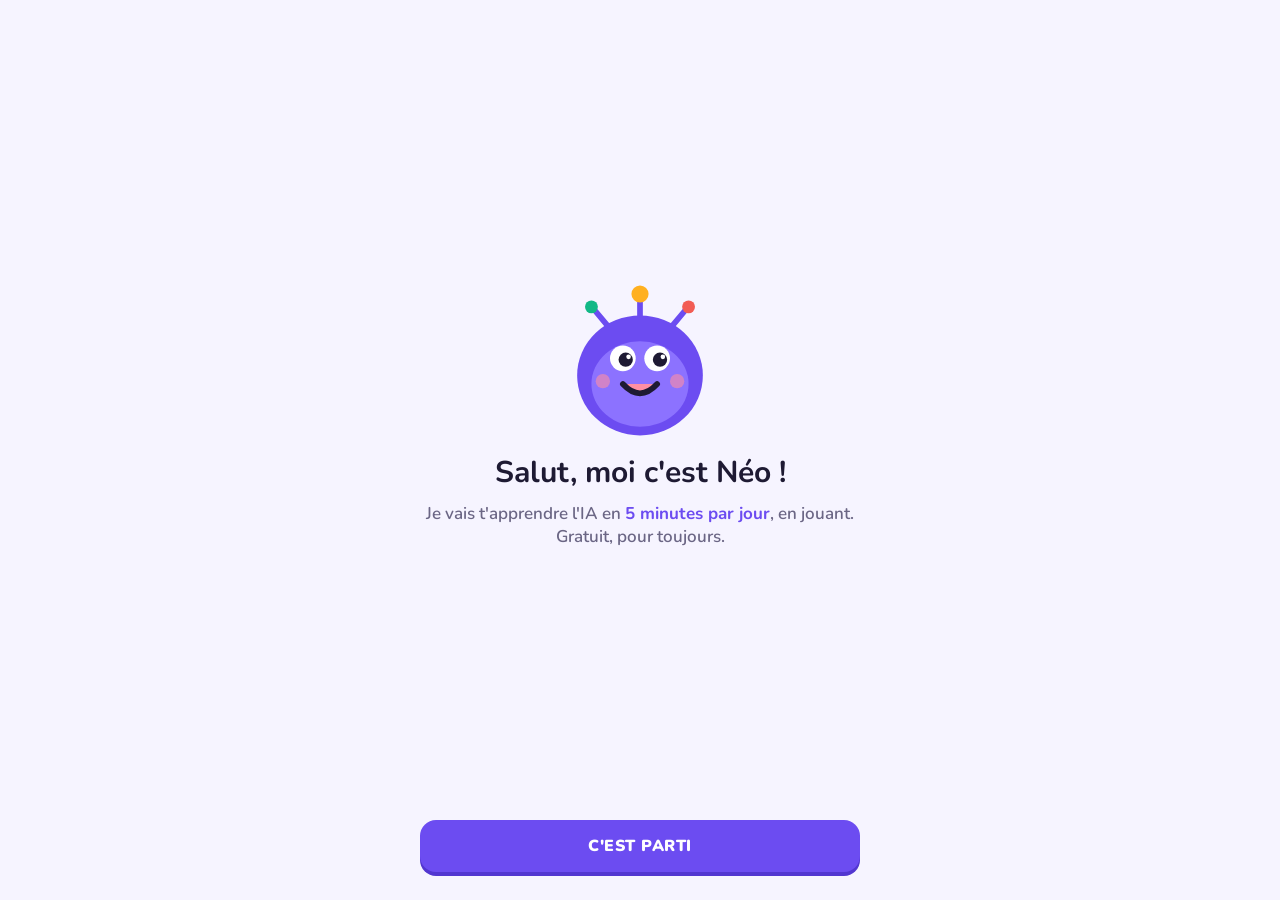
<file: index.html>
<!doctype html>
<html lang="fr">
<head>
  <meta charset="utf-8">
  <meta name="viewport" content="width=device-width, initial-scale=1, viewport-fit=cover">
  <meta name="theme-color" content="#6C4CF1">
  <title>Néo — l'IA en 5 min par jour</title>
  <meta name="description" content="Apprends l'IA en 5 minutes par jour, en jouant. Gratuit.">
  <link rel="preconnect" href="https://fonts.googleapis.com">
  <link rel="preconnect" href="https://fonts.gstatic.com" crossorigin>
  <link href="https://fonts.googleapis.com/css2?family=Nunito:wght@500;700;800;900&display=swap" rel="stylesheet">
  <link rel="stylesheet" href="css/style.css">
</head>
<body>
  <div id="app" class="app"></div>
  <script src="js/content.js"></script>
  <script src="js/app.js"></script>
</body>
</html>
</file>
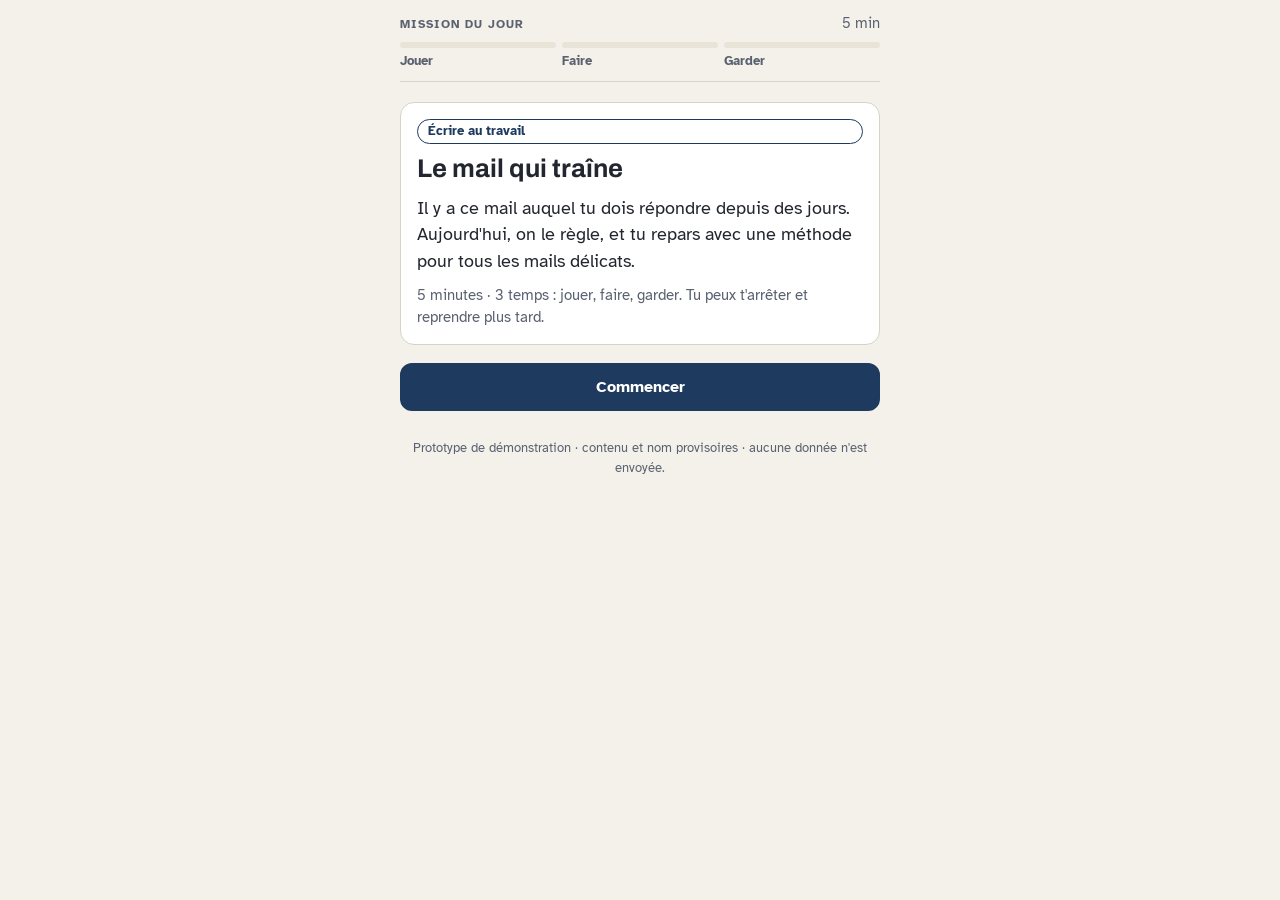
<file: prototypes/mission-1.html>
<!doctype html>
<html lang="fr"><head><meta charset="utf-8"><meta name="viewport" content="width=device-width, initial-scale=1, viewport-fit=cover">
<title>Mission du mail qui traîne</title>
<meta name="claude:viewport-fit-sides" content="cover">
<link rel="preconnect" href="https://fonts.googleapis.com">
<link rel="preconnect" href="https://fonts.gstatic.com" crossorigin>
<link href="https://fonts.googleapis.com/css2?family=Archivo:wght@600;700&family=Atkinson+Hyperlegible:ital,wght@0,400;0,700;1,400&display=swap" rel="stylesheet">
<style>
/* Layout : une colonne mobile de 480 px max, barre d'étapes collante en haut, action principale en bas de chaque écran. */
:root {
  --bg: #F4F1EA;
  --surface: #FFFFFF;
  --sunk: #E9E4D8;
  --fg: #22262E;
  --fg-2: #5A6170;
  --brand: #1F3A5F;
  --on-brand: #FFFFFF;
  --link: #A84F12;
  --line: #D9D3C6;
  --field: #7A808C;
  --mark: #FBE7D3;
  --ok: #2E6B3F;
  --ok-soft: #E3EFE5;
  --focus: #1F3A5F;
  --title: "Archivo", "Arial Narrow", Arial, sans-serif;
  --text: "Atkinson Hyperlegible", "Segoe UI", system-ui, sans-serif;
}
@media (prefers-color-scheme: dark) {
  :root:not([data-theme="light"]) {
    --bg: #14181F; --surface: #1B2029; --sunk: #232935; --fg: #F4F1EA; --fg-2: #9AA3B5;
    --brand: #7FA6D9; --on-brand: #14181F; --link: #E89A5A; --line: #2E3542; --field: #8A93A5;
    --mark: #3A2A1C; --ok: #8FCB9B; --ok-soft: #1F3326; --focus: #F2C230; color-scheme: dark;
  }
}
:root[data-theme="dark"] {
  --bg: #14181F; --surface: #1B2029; --sunk: #232935; --fg: #F4F1EA; --fg-2: #9AA3B5;
  --brand: #7FA6D9; --on-brand: #14181F; --link: #E89A5A; --line: #2E3542; --field: #8A93A5;
  --mark: #3A2A1C; --ok: #8FCB9B; --ok-soft: #1F3326; --focus: #F2C230; color-scheme: dark;
}
* { box-sizing: border-box; }
body {
  margin: 0; background: var(--bg); color: var(--fg);
  font-family: var(--text); font-size: 17.5px; line-height: 1.5;
  padding-left: max(16px, env(safe-area-inset-left, 0px));
  padding-right: max(16px, env(safe-area-inset-right, 0px));
  padding-block: 0 40px;
}
.app { max-width: 480px; margin: 0 auto; }
h1, h2 { font-family: var(--title); font-weight: 700; line-height: 1.2; margin: 0; text-wrap: balance; }
h1 { font-size: 1.6rem; } h2 { font-size: 1.35rem; }
p { margin: 0; }
.muted { color: var(--fg-2); }
.small { font-size: .92rem; }
.label { font-size: .78rem; font-weight: 700; letter-spacing: .08em; text-transform: uppercase; color: var(--fg-2); }

/* Barre d'étapes */
.top {
  position: sticky; top: env(safe-area-inset-top, 0px); z-index: 5; background: var(--bg);
  padding-block: 12px 10px; display: grid; gap: 8px; border-bottom: 1px solid var(--line);
}
body::before { content: ""; position: fixed; inset: 0 0 auto; height: env(safe-area-inset-top, 0px); z-index: 10; background: var(--bg); }
.phases { display: grid; grid-template-columns: repeat(3, 1fr); gap: 6px; }
.phase { font-size: .8rem; font-weight: 700; color: var(--fg-2); display: grid; gap: 4px; }
.phase i { display: block; height: 6px; border-radius: 3px; background: var(--sunk); }
.phase.on { color: var(--brand); } .phase.on i { background: var(--brand); }
.phase.done i { background: var(--brand); opacity: .45; }
.toprow { display: flex; justify-content: space-between; align-items: baseline; gap: 8px; }

main { display: grid; gap: 18px; padding-top: 20px; }
.card { background: var(--surface); border: 1px solid var(--line); border-radius: 14px; padding: 16px; display: grid; gap: 10px; }
.mail { border-left: 4px solid var(--brand); }
.tag { display: inline-block; font-size: .8rem; font-weight: 700; color: var(--brand); border: 1.5px solid var(--brand); border-radius: 999px; padding: 2px 10px; }
.sim { font-size: .82rem; color: var(--fg-2); font-style: italic; }

button, .btn {
  font: 700 1rem var(--text); min-height: 48px; border-radius: 12px; padding: 12px 18px; cursor: pointer;
  border: 2px solid var(--brand); background: var(--brand); color: var(--on-brand); text-decoration: none;
  display: inline-flex; align-items: center; justify-content: center; text-align: center;
}
button.ghost, .btn.ghost { background: transparent; color: var(--brand); }
button:disabled { opacity: .45; cursor: not-allowed; }
.sent:disabled { opacity: 1; cursor: default; }
button:focus-visible, .btn:focus-visible, textarea:focus-visible, input:focus-visible { outline: 3px solid var(--focus); outline-offset: 2px; }
.actions { display: grid; gap: 10px; }
.link { color: var(--link); font-weight: 700; background: none; border: 0; padding: 0; min-height: auto; text-decoration: underline; justify-content: flex-start; }

/* Choix */
.choices { display: grid; gap: 10px; }
.choice {
  background: var(--surface); color: var(--fg); border: 2px solid var(--line); text-align: left; justify-content: flex-start;
  font-weight: 400; line-height: 1.4;
}
.choice[aria-pressed="true"] { border-color: var(--brand); box-shadow: inset 0 0 0 1px var(--brand); }
.choice.good { border-color: var(--ok); background: var(--ok-soft); }
.feedback { border-left: 3px solid var(--link); padding: 4px 0 4px 12px; display: grid; gap: 4px; }
.feedback b { color: var(--link); }

/* Repérer dans un texte */
.answer { display: grid; gap: 6px; }
.sent {
  background: transparent; color: var(--fg); border: 1.5px solid transparent; border-radius: 10px;
  font-weight: 400; text-align: left; justify-content: flex-start; padding: 10px 12px; min-height: 48px; line-height: 1.45;
  border-bottom-color: var(--line);
}
.sent[aria-pressed="true"] { background: var(--mark); border-color: var(--link); }
.sent.hint { outline: 2px dashed var(--link); outline-offset: -2px; }
.sent.found { background: var(--mark); border-color: var(--link); }
.sent.missed { border: 2px dashed var(--link); }
.sent.wrongpick { opacity: .7; }
.note { margin: 2px 0 6px 12px; border-left: 3px solid var(--link); padding-left: 10px; font-size: .93rem; color: var(--fg); }
.note b { color: var(--link); }

/* Onglets avant / après */
.tabs { display: grid; grid-template-columns: 1fr 1fr; gap: 6px; }
.tab { min-height: 44px; background: var(--surface); color: var(--brand); }
.tab[aria-selected="true"] { background: var(--brand); color: var(--on-brand); }
.panel { background: var(--surface); border: 1px solid var(--line); border-radius: 12px; padding: 14px; display: grid; gap: 8px; }
.prompt { font-family: ui-monospace, Menlo, Consolas, monospace; font-size: .88rem; background: var(--sunk); border-radius: 8px; padding: 10px; white-space: pre-wrap; overflow-wrap: anywhere; }

/* Champs */
.field { display: grid; gap: 6px; }
.field > label, .field > .flabel { font-weight: 700; }
textarea, input[type=text] {
  font: inherit; color: var(--fg); background: var(--surface); border: 1.5px solid var(--field); border-radius: 10px;
  padding: 10px 12px; width: 100%; min-height: 48px;
}
textarea { min-height: 88px; resize: vertical; }
.chips { display: flex; flex-wrap: wrap; gap: 8px; }
.chip { min-height: 40px; padding: 8px 14px; border-radius: 999px; background: var(--surface); color: var(--fg); border: 1.5px solid var(--field); font-weight: 400; }
.chip[aria-pressed="true"] { background: var(--brand); color: var(--on-brand); border-color: var(--brand); font-weight: 700; }
.seg { display: grid; grid-template-columns: 1fr 1fr; gap: 8px; }
.toast { font-weight: 700; color: var(--ok); }
.checks { display: grid; gap: 10px; }
.check { display: flex; gap: 12px; align-items: flex-start; background: var(--surface); border: 1px solid var(--line); border-radius: 12px; padding: 12px; cursor: pointer; }
.check input { width: 24px; height: 24px; margin: 2px 0 0; accent-color: var(--brand); flex: none; }
.assistants { display: flex; flex-wrap: wrap; gap: 8px; }
.assistants a { font-size: .95rem; padding: 8px 12px; min-height: 44px; }

/* Carnet */
.piece { border-left: 4px solid var(--brand); }
.seal { width: 44px; height: 44px; flex: none; }
.row { display: flex; gap: 12px; align-items: center; }
.foot { margin-top: 28px; font-size: .82rem; color: var(--fg-2); text-align: center; }
@media (prefers-reduced-motion: no-preference) { main { animation: in .25s ease-out; } @keyframes in { from { opacity: .4; transform: translateY(6px); } to { opacity: 1; transform: none; } } }
</style>

<div class="app">
  <header class="top" aria-label="Progression">
    <div class="toprow"><span class="label" id="steplabel">Mission du jour</span><span class="small muted" id="timeleft">5 min</span></div>
    <div class="phases" aria-hidden="true">
      <div class="phase" data-ph="0"><i></i>Jouer</div>
      <div class="phase" data-ph="1"><i></i>Faire</div>
      <div class="phase" data-ph="2"><i></i>Garder</div>
    </div>
  </header>
  <main id="screen" aria-live="polite"></main>
  <p class="foot">Prototype de démonstration · contenu et nom provisoires · aucune donnée n'est envoyée.</p>
</div>

<script>
(() => {
  "use strict";
  const $ = (s, r = document) => r.querySelector(s);
  const esc = s => String(s).replace(/[&<>"']/g, c => ({ "&": "&amp;", "<": "&lt;", ">": "&gt;", '"': "&quot;", "'": "&#39;" }[c]));

  const SENTENCES = [
    { t: "Bonjour Karim,", err: false },
    { t: "Merci pour ton message, je comprends l'importance du comité.", err: false },
    { t: "Je t'envoie l'ensemble des chiffres du trimestre jeudi, sans faute.", err: true, why: "Tu n'as que le premier semestre. L'IA a promis la totalité parce que tu ne lui as pas dit ce que tu pouvais envoyer." },
    { t: "Je joindrai également une analyse détaillée des écarts.", err: true, why: "Personne n'a demandé d'analyse. L'IA ajoute souvent un « bonus » pour paraître serviable : c'est un engagement en plus." },
    { t: "N'hésite pas à revenir vers moi si besoin.", err: false },
    { t: "Je te rappelle demain matin pour faire le point.", err: true, why: "Un rendez-vous que tu n'as jamais proposé. Si tu envoies ça, Karim attendra ton appel." },
    { t: "Bonne journée,", err: false }
  ];
  const GOOD_REPLY = "Bonjour Karim,\nMerci pour ta relance. Je peux t'envoyer jeudi les chiffres du premier semestre, qui sont consolidés. Ceux du second semestre arrivent la semaine prochaine : je te les transmets dès réception.\nSi le comité a besoin d'une tendance d'ici là, je peux proposer une estimation, en précisant qu'elle est provisoire.\nBonne journée,";

  const S = { step: 0, guess: null, picked: new Set(), checked: false, wrongTaps: 0, fix: null, tab: "avant",
    mode: "entrainement", decision: "", rel: "manager", ton: "cordial", copied: false, checks: [false, false, false],
    result: "", intention: "Quand je reçois un mail délicat, je commence par écrire ce que je veux répondre, puis je relis chaque engagement.",
    feel: null, tomorrow: null };

  const STEPS = [
    { label: "Mission du jour", ph: -1, t: "5 min", render: intro },
    { label: "Jouer · la situation", ph: 0, t: "≈ 4 min 40", render: situation },
    { label: "Jouer · devine", ph: 0, t: "≈ 4 min 15", render: guess },
    { label: "Jouer · repère", ph: 0, t: "≈ 3 min 45", render: spot },
    { label: "Jouer · répare", ph: 0, t: "≈ 2 min 45", render: repair },
    { label: "Faire · à toi", ph: 1, t: "≈ 2 min 15", render: doIt },
    { label: "Garder · vérifie", ph: 2, t: "≈ 45 s", render: keep },
    { label: "Pour conclure", ph: 2, t: "≈ 15 s", render: conclude },
    { label: "Ton Carnet", ph: 3, t: "Terminé", render: carnet }
  ];

  function go(n) {
    S.step = n; draw(); window.scrollTo({ top: 0 });
    const h = $("#screen").querySelector("h1, h2"); if (h) { h.setAttribute("tabindex", "-1"); h.focus({ preventScroll: true }); }
  }
  function draw() {
    const st = STEPS[S.step];
    $("#steplabel").textContent = st.label;
    $("#timeleft").textContent = st.t;
    document.querySelectorAll(".phase").forEach(p => {
      const i = +p.dataset.ph;
      p.classList.toggle("on", i === st.ph);
      p.classList.toggle("done", i < st.ph);
    });
    const m = $("#screen");
    m.innerHTML = "";
    st.render(m);
  }
  const el = (html) => { const d = document.createElement("div"); d.innerHTML = html.trim(); return d.firstElementChild; };

  function intro(m) {
    m.append(el(`<div class="card"><span class="tag">Écrire au travail</span>
      <h1>Le mail qui traîne</h1>
      <p>Il y a ce mail auquel tu dois répondre depuis des jours. Aujourd'hui, on le règle, et tu repars avec une méthode pour tous les mails délicats.</p>
      <p class="small muted">5 minutes · 3 temps : jouer, faire, garder. Tu peux t'arrêter et reprendre plus tard.</p></div>`));
    const b = el(`<div class="actions"><button>Commencer</button></div>`); b.firstChild.onclick = () => go(1); m.append(b);
  }

  function situation(m) {
    m.append(el(`<h2>La situation</h2>`));
    m.append(el(`<div class="card mail"><span class="small muted">De : Karim (ton manager) · il y a 3 jours</span>
      <p><b>Objet : Chiffres pour le comité</b></p>
      <p>Salut, tu peux m'envoyer les chiffres du trimestre pour jeudi ? Merci !<br>Karim</p></div>`));
    m.append(el(`<p>Problème : tu n'as que les chiffres du <b>premier semestre</b>. Le reste arrive la semaine prochaine. Alors tu repousses.</p>`));
    const b = el(`<div class="actions"><button>Voir ce que ferait l'IA</button></div>`); b.firstChild.onclick = () => go(2); m.append(b);
  }

  function guess(m) {
    m.append(el(`<h2>Devine</h2>`));
    m.append(el(`<p>Si tu colles ce mail dans une IA en écrivant seulement « Réponds à ce mail », que fait-elle le plus souvent&nbsp;?</p>`));
    const opts = [
      ["q", "Elle te pose des questions avant d'écrire"],
      ["p", "Elle accepte tout et promet les chiffres pour jeudi"],
      ["r", "Elle refuse poliment à ta place"]
    ];
    const box = el(`<div class="choices" role="group" aria-label="Ton pronostic"></div>`);
    opts.forEach(([k, txt]) => {
      const b = el(`<button class="choice" aria-pressed="${S.guess === k}">${esc(txt)}</button>`);
      b.onclick = () => { S.guess = k; draw(); };
      box.append(b);
    });
    m.append(box);
    if (S.guess) {
      m.append(el(`<div class="feedback"><b>${S.guess === "p" ? "Bien vu." : "Pas de mauvaise réponse ici."}</b>
        <span>Le plus souvent, elle promet tout. L'IA écrit très bien, mais elle ne sait pas ce que <i>tu</i> veux répondre. Alors elle devine, et elle devine souvent « oui, avec plaisir ».</span></div>`));
      const b = el(`<div class="actions"><button>Voir sa réponse</button></div>`); b.firstChild.onclick = () => go(3); m.append(b);
    }
  }

  function spot(m) {
    m.append(el(`<h2>Repère les 3 promesses que tu n'as jamais faites</h2>`));
    m.append(el(`<p class="small muted">Touche les phrases qui t'engagent sans ton accord, puis vérifie. Indice : relis ce que tu peux vraiment envoyer jeudi.</p>`));
    m.append(el(`<p class="sim">Réponse type, simulée · ce genre d'erreur peut arriver avec n'importe quel assistant</p>`));
    const box = el(`<div class="answer card" role="group" aria-label="Réponse de l'IA, phrase par phrase"></div>`);
    SENTENCES.forEach((s, i) => {
      const picked = S.picked.has(i);
      let cls = "sent";
      if (S.checked) { if (s.err && picked) cls += " found"; else if (s.err) cls += " missed"; else if (picked) cls += " wrongpick"; }
      else if (S.wrongTaps >= 2 && s.err && !picked) cls += " hint";
      const b = el(`<button class="${cls}" aria-pressed="${picked}" ${S.checked ? "disabled" : ""}>${esc(s.t)}</button>`);
      b.onclick = () => {
        if (S.picked.has(i)) S.picked.delete(i); else { S.picked.add(i); if (!s.err) S.wrongTaps++; }
        draw();
      };
      box.append(b);
      if (S.checked && s.err) box.append(el(`<p class="note"><b>${picked ? "Trouvé." : "Celle-ci t'a échappé."}</b> ${esc(s.why)}</p>`));
      if (S.checked && !s.err && picked) box.append(el(`<p class="note">Cette phrase ne t'engage à rien : tu peux la garder.</p>`));
    });
    m.append(box);
    if (!S.checked) {
      const b = el(`<div class="actions"><button ${S.picked.size ? "" : "disabled"}>Vérifier</button></div>`);
      b.firstChild.onclick = () => { S.checked = true; draw(); };
      m.append(b);
    } else {
      const found = SENTENCES.filter((s, i) => s.err && S.picked.has(i)).length;
      m.append(el(`<div class="feedback"><b>${found} sur 3 repérées.</b><span>À retenir : l'IA « arrange » la situation. Elle ajoute des dates, des promesses ou des bonus que tu n'as pas demandés. Relis chaque engagement comme si tu le signais.</span></div>`));
      const b = el(`<div class="actions"><button>Réparer la demande</button></div>`); b.firstChild.onclick = () => go(4); m.append(b);
    }
  }

  function repair(m) {
    m.append(el(`<h2>Qu'est-ce qui manquait à la demande&nbsp;?</h2>`));
    const opts = [["ton", "Le ton souhaité"], ["dec", "Ta décision : ce que tu veux vraiment répondre"], ["long", "La longueur du mail"], ["pol", "Une formule de politesse"]];
    const box = el(`<div class="choices" role="group" aria-label="L'ingrédient manquant"></div>`);
    opts.forEach(([k, txt]) => {
      const cls = "choice" + (S.fix && k === "dec" ? " good" : "");
      const b = el(`<button class="${cls}" aria-pressed="${S.fix === k}">${esc(txt)}</button>`);
      b.onclick = () => { S.fix = k; draw(); };
      box.append(b);
    });
    m.append(box);
    if (S.fix) {
      m.append(el(`<div class="feedback"><b>${S.fix === "dec" ? "Exactement." : "Utile, mais ce n'est pas le plus important."}</b>
        <span>L'ingrédient décisif, c'est <b>ta décision</b>. Tu fais le fond, l'IA fait la forme. Le ton et la longueur viennent ensuite.</span></div>`));
      const tabs = el(`<div class="tabs" role="tablist" aria-label="Avant et après">
        <button class="tab" role="tab" aria-selected="${S.tab === "avant"}" data-t="avant">Avant</button>
        <button class="tab" role="tab" aria-selected="${S.tab === "apres"}" data-t="apres">Après</button></div>`);
      tabs.querySelectorAll("button").forEach(b => b.onclick = () => { S.tab = b.dataset.t; draw(); });
      m.append(tabs);
      m.append(S.tab === "avant"
        ? el(`<div class="panel" role="tabpanel"><span class="label">Demande</span><div class="prompt">Réponds à ce mail.</div><span class="label">Résultat</span><p>Tout le trimestre promis pour jeudi, une analyse en bonus et un appel demain matin.</p></div>`)
        : el(`<div class="panel" role="tabpanel"><span class="label">Demande</span><div class="prompt">Ce que je veux répondre : seulement le premier semestre jeudi, le reste la semaine prochaine. C'est mon manager, ton cordial. N'ajoute aucun engagement.</div><span class="label">Résultat</span><p style="white-space:pre-line">${esc(GOOD_REPLY)}</p></div>`));
      const b = el(`<div class="actions"><button>À toi de jouer</button></div>`); b.firstChild.onclick = () => go(5); m.append(b);
    }
  }

  function buildPrompt() {
    const mail = S.mode === "entrainement"
      ? "Voici le mail que j'ai reçu : « Salut, tu peux m'envoyer les chiffres du trimestre pour jeudi ? Merci ! Karim »"
      : "Voici le mail que j'ai reçu : [colle ici le mail, sans noms ni informations sensibles]";
    const dec = S.decision.trim() || "[ce que tu veux répondre, en une ou deux phrases]";
    return `Tu es mon assistant pour rédiger des mails professionnels.\n${mail}\nCe que je veux répondre : ${dec}\nMa relation avec la personne : ${S.rel}.\nTon souhaité : ${S.ton}.\nÉcris une réponse de 8 lignes maximum. N'ajoute aucun engagement que je n'ai pas mentionné. Si quelque chose n'est pas clair, pose-moi une question avant d'écrire.`;
  }

  function doIt(m) {
    m.append(el(`<h2>À toi : prépare ta demande</h2>`));
    const seg = el(`<div class="seg" role="group" aria-label="Sur quel mail ?">
      <button class="chip" aria-pressed="${S.mode === "vrai"}" data-m="vrai">Mon vrai mail</button>
      <button class="chip" aria-pressed="${S.mode === "entrainement"}" data-m="entrainement">M'entraîner avec Karim</button></div>`);
    seg.querySelectorAll("button").forEach(b => b.onclick = () => { S.mode = b.dataset.m; draw(); });
    m.append(seg);
    if (S.mode === "vrai") m.append(el(`<p class="small muted">Avant de coller ton mail, remplace les noms et les montants. Exemple : « Mme Durand » devient « [Cliente] », « 12 400 € » devient « [montant] ». Et suis la règle de ton entreprise sur les outils d'IA.</p>`));
    else m.append(el(`<p class="small muted">Mode entraînement : tu t'exerces sur le mail de Karim. Pratique si ton entreprise n'autorise pas l'IA.</p>`));

    const f1 = el(`<div class="field"><label for="dec">Ce que tu veux répondre (même mal dit)</label>
      <textarea id="dec" placeholder="Ex. : seulement le premier semestre jeudi, le reste la semaine prochaine"></textarea>
      <div class="chips" aria-label="Exemples à toucher"></div></div>`);
    const ta = f1.querySelector("textarea"); ta.value = S.decision;
    ta.oninput = () => { S.decision = ta.value; $("#preview").textContent = buildPrompt(); };
    ["Oui, mais pas avant le 15", "Seulement une partie pour jeudi", "Non, je propose autre chose"].forEach(x => {
      const c = el(`<button class="chip" aria-pressed="false">${esc(x)}</button>`);
      c.onclick = () => { S.decision = x; ta.value = x; $("#preview").textContent = buildPrompt(); };
      f1.querySelector(".chips").append(c);
    });
    m.append(f1);
    const chipField = (label, key, opts) => {
      const f = el(`<div class="field"><span class="flabel">${label}</span><div class="chips" role="group" aria-label="${label}"></div></div>`);
      opts.forEach(o => {
        const c = el(`<button class="chip" aria-pressed="${S[key] === o}">${esc(o)}</button>`);
        c.onclick = () => { S[key] = o; draw(); };
        f.querySelector(".chips").append(c);
      });
      return f;
    };
    m.append(chipField("Ta relation avec la personne", "rel", ["collègue", "manager", "client", "fournisseur"]));
    m.append(chipField("Le ton", "ton", ["cordial", "ferme mais poli", "chaleureux"]));
    m.append(el(`<div class="field"><span class="flabel">Ta demande, prête à copier</span><div class="prompt" id="preview"></div></div>`));
    $("#preview", m).textContent = buildPrompt();

    const acts = el(`<div class="actions"><button id="copy">Copier ma demande</button><span class="toast" id="toast" role="status"></span></div>`);
    acts.querySelector("#copy").onclick = async () => {
      const txt = buildPrompt();
      try { await navigator.clipboard.writeText(txt); $("#toast").textContent = "Demande copiée. Colle-la dans ton assistant."; }
      catch (e) {
        const r = document.createRange(); r.selectNodeContents($("#preview")); const s = getSelection(); s.removeAllRanges(); s.addRange(r);
        $("#toast").textContent = "Copie automatique impossible : le texte est sélectionné, copie-le à la main.";
      }
      S.copied = true; $("#next").disabled = false;
    };
    m.append(acts);
    m.append(el(`<div class="field"><span class="flabel">Ouvrir ton assistant</span><div class="assistants">
      <a class="btn ghost" href="https://chatgpt.com" target="_blank" rel="noopener">ChatGPT</a>
      <a class="btn ghost" href="https://copilot.microsoft.com" target="_blank" rel="noopener">Copilot</a>
      <a class="btn ghost" href="https://claude.ai" target="_blank" rel="noopener">Claude</a>
      <a class="btn ghost" href="https://gemini.google.com" target="_blank" rel="noopener">Gemini</a>
      <a class="btn ghost" href="https://chat.mistral.ai" target="_blank" rel="noopener">Le Chat</a></div>
      <p class="small muted">Utilise l'outil autorisé dans ton entreprise.</p></div>`));
    const pc = el(`<div class="actions"><button class="ghost" id="pc">Continuer sur ordinateur</button><p class="small muted" id="pcmsg" role="status"></p></div>`);
    pc.querySelector("#pc").onclick = () => { $("#pcmsg").textContent = "Dans l'app, tu recevras un lien par email qui reprend ici, sur ton ordinateur. (Démo : rien n'est envoyé.)"; };
    m.append(pc);
    const nx = el(`<div class="actions"><button id="next" ${S.copied ? "" : "disabled"}>J'ai ma réponse, je vérifie</button>
      <button class="link" id="skip">Je le ferai plus tard au bureau</button></div>`);
    nx.querySelector("#next").onclick = () => go(6);
    nx.querySelector("#skip").onclick = () => { S.copied = true; go(6); };
    m.append(nx);
  }

  function keep(m) {
    m.append(el(`<h2>Vérifie avant d'envoyer</h2>`));
    const f = el(`<div class="field"><label for="res">Colle la réponse de l'IA (facultatif)</label>
      <textarea id="res" placeholder="Pour la retrouver dans ton Carnet"></textarea></div>`);
    const ta = f.querySelector("textarea"); ta.value = S.result; ta.oninput = () => { S.result = ta.value; };
    m.append(f);
    const items = ["Chaque date et chaque engagement viennent de moi", "Le ton me ressemble, sans excuses en trop", "Je remets les vrais noms dans ma messagerie, pas dans l'IA"];
    const box = el(`<div class="checks"></div>`);
    items.forEach((t, i) => {
      const c = el(`<label class="check"><input type="checkbox" ${S.checks[i] ? "checked" : ""}><span>${esc(t)}</span></label>`);
      c.querySelector("input").onchange = e => { S.checks[i] = e.target.checked; $("#keep").disabled = !S.checks.every(Boolean); };
      box.append(c);
    });
    m.append(box);
    const b = el(`<div class="actions"><button id="keep" ${S.checks.every(Boolean) ? "" : "disabled"}>Garder dans mon Carnet</button></div>`);
    b.firstChild.onclick = () => go(7);
    m.append(b);
  }

  function conclude(m) {
    m.append(el(`<div class="card"><span class="label">Ce que tu as appris</span>
      <p><b>Tu décides du fond, l'IA s'occupe de la forme.</b> Et tu relis chaque engagement avant d'envoyer.</p></div>`));
    const f = el(`<div class="field"><label for="int">Ton réflexe pour la prochaine fois</label><textarea id="int"></textarea>
      <p class="small muted">On te le rappellera dans 3 jours.</p></div>`);
    const ta = f.querySelector("textarea"); ta.value = S.intention; ta.oninput = () => { S.intention = ta.value; };
    m.append(f);
    const feel = el(`<div class="field"><span class="flabel">Ça t'a été utile&nbsp;?</span><div class="chips" role="group" aria-label="Utilité"></div></div>`);
    ["oui", "un peu", "non"].forEach(o => { const c = el(`<button class="chip" aria-pressed="${S.feel === o}">${o}</button>`); c.onclick = () => { S.feel = o; draw(); }; feel.querySelector(".chips").append(c); });
    m.append(feel);
    const tm = el(`<div class="field"><span class="flabel">Demain, tu préfères…</span><div class="choices" role="group" aria-label="Mission de demain"></div></div>`);
    [["cr", "Transformer tes notes de réunion en compte rendu"], ["non", "Dire non sans froisser"]].forEach(([k, t]) => {
      const c = el(`<button class="choice" aria-pressed="${S.tomorrow === k}">${esc(t)}</button>`); c.onclick = () => { S.tomorrow = k; draw(); }; tm.querySelector(".choices").append(c);
    });
    m.append(tm);
    const b = el(`<div class="actions"><button>Terminer</button></div>`); b.firstChild.onclick = () => go(8); m.append(b);
  }

  function carnet(m) {
    const today = new Date().toLocaleDateString("fr-FR", { day: "numeric", month: "long" });
    m.append(el(`<div class="row"><svg class="seal" viewBox="0 0 44 44" aria-hidden="true"><rect x="3" y="14" width="38" height="16" rx="8" fill="none" stroke="currentColor" stroke-width="2.5" style="color:var(--brand)"/><circle cx="22" cy="22" r="4.5" fill="currentColor" style="color:var(--link)"/><line x1="16" y1="14" x2="16" y2="30" stroke="currentColor" stroke-width="1.5" style="color:var(--brand)"/><line x1="28" y1="14" x2="28" y2="30" stroke="currentColor" stroke-width="1.5" style="color:var(--brand)"/></svg><h1>Ton Carnet</h1></div>`));
    const p = el(`<div class="card piece"><span class="small muted">${esc(today)} · Écrire au travail</span><h2>Le mail qui traîne</h2>
      <span class="label">Ta demande réutilisable</span><div class="prompt" id="reuse"></div>
      <button class="ghost" id="recopy">Réutiliser cette demande</button><span class="toast" id="t2" role="status"></span>
      <span class="label">Ton réflexe</span><p>${esc(S.intention)}</p>
      ${S.result.trim() ? `<span class="label">Ta réponse gardée</span><p style="white-space:pre-line">${esc(S.result.trim())}</p>` : ""}</div>`);
    m.append(p);
    $("#reuse", m).textContent = buildPrompt();
    $("#recopy", m).onclick = async () => { try { await navigator.clipboard.writeText(buildPrompt()); $("#t2").textContent = "Demande copiée."; } catch (e) { $("#t2").textContent = "Sélectionne le texte pour le copier."; } };
    const next = S.tomorrow === "non" ? "Dire non sans froisser" : "Transformer tes notes de réunion en compte rendu";
    m.append(el(`<div class="card"><span class="label">Demain</span><p>${esc(next)}. Un seul rappel, à l'heure que tu as choisie. Et demain matin, une question : « Ton mail est parti&nbsp;? »</p></div>`));
    const b = el(`<div class="actions"><button class="ghost">Rejouer la démo</button></div>`);
    b.firstChild.onclick = () => { Object.assign(S, { guess: null, picked: new Set(), checked: false, wrongTaps: 0, fix: null, tab: "avant", copied: false, checks: [false, false, false], feel: null, tomorrow: null }); go(0); };
    m.append(b);
  }

  draw();
})();
</script>

</html>
</file>
<file: css/style.css>
:root {
  --bg: #F6F4FF;
  --surface: #FFFFFF;
  --surface-2: #EFECFB;
  --text: #1E1A33;
  --muted: #6B6685;
  --border: #E2DDF5;
  --violet: #6C4CF1;
  --violet-dark: #5236D0;
  --violet-soft: #E6E0FF;
  --mint: #12B886;
  --mint-dark: #0C9A70;
  --mint-soft: #D5F7EB;
  --coral: #F25C54;
  --coral-dark: #D2443D;
  --coral-soft: #FFE1DF;
  --gold: #FFB020;
  --gold-dark: #E09400;
  --gold-soft: #FFF0CC;
  --locked: #D6D2E6;
  --shadow: 0 4px 0 rgba(30, 26, 51, .08);
  --radius: 18px;
}
@media (prefers-color-scheme: dark) {
  :root:not([data-theme="light"]) {
    --bg: #14111F;
    --surface: #1E1A2E;
    --surface-2: #272238;
    --text: #F1EEFF;
    --muted: #A49FBF;
    --border: #2F2945;
    --violet-soft: #2E2550;
    --mint-soft: #133B30;
    --coral-soft: #44201F;
    --gold-soft: #3D3016;
    --locked: #3A3450;
    --shadow: 0 4px 0 rgba(0, 0, 0, .35);
    color-scheme: dark;
  }
}
:root[data-theme="dark"] {
    --bg: #14111F;
    --surface: #1E1A2E;
    --surface-2: #272238;
    --text: #F1EEFF;
    --muted: #A49FBF;
    --border: #2F2945;
    --violet-soft: #2E2550;
    --mint-soft: #133B30;
    --coral-soft: #44201F;
    --gold-soft: #3D3016;
    --locked: #3A3450;
    --shadow: 0 4px 0 rgba(0, 0, 0, .35);
  color-scheme: dark;
}

* { box-sizing: border-box; -webkit-tap-highlight-color: transparent; }
html, body { margin: 0; height: 100%; }
body {
  background: var(--bg);
  color: var(--text);
  font-family: "Nunito", system-ui, -apple-system, sans-serif;
  font-weight: 700;
  -webkit-font-smoothing: antialiased;
}
button { font: inherit; color: inherit; cursor: pointer; border: 0; background: none; }
input { font: inherit; }

.app {
  max-width: 480px;
  min-height: 100dvh;
  margin: 0 auto;
  display: flex;
  flex-direction: column;
  position: relative;
}

/* ---------- Buttons ---------- */
.btn {
  display: block;
  width: 100%;
  padding: 15px 20px;
  border-radius: 16px;
  font-weight: 900;
  font-size: 16px;
  letter-spacing: .5px;
  text-transform: uppercase;
  background: var(--violet);
  color: #fff;
  box-shadow: 0 4px 0 var(--violet-dark);
  transition: transform .08s, box-shadow .08s, filter .15s;
}
.btn:active { transform: translateY(4px); box-shadow: 0 0 0 var(--violet-dark); }
.btn:disabled { background: var(--locked); box-shadow: 0 4px 0 var(--locked); color: var(--muted); cursor: default; filter: saturate(.4); }
.btn.mint { background: var(--mint); box-shadow: 0 4px 0 var(--mint-dark); }
.btn.coral { background: var(--coral); box-shadow: 0 4px 0 var(--coral-dark); }
.btn.ghost { background: transparent; color: var(--violet); box-shadow: none; }

/* ---------- Top bar ---------- */
.topbar {
  position: sticky; top: env(safe-area-inset-top, 0px); z-index: 5;
  display: flex; align-items: center; justify-content: space-between;
  padding: 12px 16px;
  background: var(--bg);
  border-bottom: 2px solid var(--border);
}
.brand { display: flex; align-items: center; gap: 8px; font-weight: 900; font-size: 20px; color: var(--violet); }
.brand svg { width: 34px; height: 34px; }
.stats { display: flex; gap: 14px; font-weight: 900; }
.stat { display: flex; align-items: center; gap: 4px; }
.stat.streak { color: var(--coral); }
.stat.xp { color: var(--gold-dark); }

/* ---------- Main / tabs ---------- */
.main { flex: 1; padding: 16px 16px 100px; }
.tabbar {
  position: fixed; bottom: 0; left: 50%; transform: translateX(-50%);
  width: 100%; max-width: 480px;
  display: flex; justify-content: space-around;
  background: var(--surface);
  border-top: 2px solid var(--border);
  padding: 8px 4px calc(8px + env(safe-area-inset-bottom));
  z-index: 10;
}
.tab {
  flex: 1; display: flex; flex-direction: column; align-items: center; gap: 2px;
  padding: 6px 0; border-radius: 12px; font-size: 12px; color: var(--muted);
}
.tab .ico { font-size: 22px; filter: grayscale(.8); opacity: .7; }
.tab.active { color: var(--violet); background: var(--violet-soft); }
.tab.active .ico { filter: none; opacity: 1; }

/* ---------- Daily goal card ---------- */
.goal {
  display: flex; align-items: center; gap: 12px;
  background: var(--surface); border: 2px solid var(--border);
  border-radius: var(--radius); padding: 12px 14px; margin-bottom: 18px;
}
.goal .mini-mascot { width: 52px; height: 52px; flex: none; }
.goal-text { flex: 1; }
.goal-title { font-size: 14px; color: var(--muted); }
.goal-val { font-size: 16px; font-weight: 900; }
.bar { height: 12px; border-radius: 99px; background: var(--surface-2); overflow: hidden; margin-top: 6px; }
.bar > span { display: block; height: 100%; background: var(--gold); border-radius: 99px; transition: width .5s; }

/* ---------- Path ---------- */
.unit { margin-bottom: 26px; }
.unit-head {
  border-radius: var(--radius); padding: 14px 16px; color: #fff;
  box-shadow: var(--shadow);
}
.unit-head .u-label { font-size: 12px; opacity: .85; text-transform: uppercase; letter-spacing: 1px; }
.unit-head .u-title { font-size: 20px; font-weight: 900; }
.unit-head .u-sub { font-size: 14px; opacity: .9; }
.c-violet { background: var(--violet); }
.c-mint { background: var(--mint); }
.c-coral { background: var(--coral); }
.c-gold { background: var(--gold); }
.unit.soon .unit-head { background: var(--locked); color: var(--muted); }

.path { display: flex; flex-direction: column; align-items: center; gap: 14px; padding: 56px 0 4px; }
.node-wrap { display: flex; flex-direction: column; align-items: center; gap: 6px; position: relative; }
.node {
  width: 76px; height: 72px; border-radius: 50%;
  font-size: 30px; display: grid; place-items: center;
  background: var(--locked); box-shadow: 0 6px 0 rgba(0,0,0,.12);
  transition: transform .1s;
}
.node:active:not(:disabled) { transform: translateY(4px); }
.node.done { background: var(--gold); box-shadow: 0 6px 0 var(--gold-dark); }
.node.current { background: var(--violet); box-shadow: 0 6px 0 var(--violet-dark); animation: pulse 1.8s infinite; }
.node.locked { filter: grayscale(1); opacity: .6; cursor: not-allowed; }
.node-label { font-size: 13px; color: var(--muted); max-width: 160px; text-align: center; }
.node-stars { font-size: 12px; letter-spacing: 1px; }
.bubble {
  position: absolute; top: -40px; white-space: nowrap;
  background: var(--surface); color: var(--violet); border: 2px solid var(--border);
  padding: 6px 12px; border-radius: 12px; font-weight: 900; font-size: 13px;
  animation: bob 1.4s ease-in-out infinite;
}
.bubble::after {
  content: ""; position: absolute; bottom: -8px; left: 50%; transform: translateX(-50%);
  border: 7px solid transparent; border-top-color: var(--border); border-bottom: 0;
}
@keyframes pulse { 0%,100% { box-shadow: 0 6px 0 var(--violet-dark), 0 0 0 0 rgba(108,76,241,.4);} 50% { box-shadow: 0 6px 0 var(--violet-dark), 0 0 0 12px rgba(108,76,241,0);} }
@keyframes bob { 0%,100% { transform: translateY(0);} 50% { transform: translateY(-4px);} }
.soon-note { text-align: center; color: var(--muted); padding: 14px 0 0; font-size: 14px; }

/* ---------- Cards / lists ---------- */
.h1 { font-size: 24px; font-weight: 900; margin: 4px 0 4px; }
.sub { color: var(--muted); margin: 0 0 16px; font-weight: 600; }
.card {
  background: var(--surface); border: 2px solid var(--border);
  border-radius: var(--radius); padding: 16px; margin-bottom: 14px;
}
.actu-card { display: flex; gap: 14px; align-items: center; width: 100%; text-align: left; }
.actu-card .emoji { font-size: 34px; width: 58px; height: 58px; border-radius: 16px; display: grid; place-items: center; background: var(--violet-soft); flex: none; }
.actu-card .a-title { font-size: 17px; font-weight: 900; }
.actu-card .a-sum { color: var(--muted); font-size: 14px; font-weight: 600; }
.tag { display: inline-block; font-size: 11px; font-weight: 900; text-transform: uppercase; letter-spacing: .8px; padding: 2px 8px; border-radius: 99px; background: var(--gold-soft); color: var(--gold-dark); margin-bottom: 4px; }
.tag.done { background: var(--mint-soft); color: var(--mint-dark); }
.hero-actu { background: linear-gradient(135deg, var(--violet), #9B6BFF); color: #fff; border: 0; }
.hero-actu .a-sum { color: rgba(255,255,255,.85); }
.hero-actu .emoji { background: rgba(255,255,255,.2); }

.league-head { text-align: center; }
.league-head .trophy { font-size: 54px; }
.rank-row { display: flex; align-items: center; gap: 12px; padding: 10px 6px; border-bottom: 2px solid var(--border); }
.rank-row:last-child { border-bottom: 0; }
.rank-row.me { background: var(--violet-soft); border-radius: 12px; border-bottom-color: transparent; }
.rank-n { width: 24px; text-align: center; font-weight: 900; color: var(--muted); }
.rank-row.top .rank-n { color: var(--mint); }
.rank-av { font-size: 26px; width: 40px; height: 40px; display: grid; place-items: center; border-radius: 50%; background: var(--surface-2); }
.rank-name { flex: 1; }
.rank-xp { color: var(--muted); }
.zone { font-size: 12px; text-align: center; color: var(--mint); padding: 6px; text-transform: uppercase; letter-spacing: 1px; }

.grid2 { display: grid; grid-template-columns: 1fr 1fr; gap: 10px; margin-bottom: 18px; }
.kpi { background: var(--surface); border: 2px solid var(--border); border-radius: 16px; padding: 12px; display: flex; gap: 10px; align-items: center; }
.kpi .k-ico { font-size: 24px; }
.kpi .k-val { font-size: 20px; font-weight: 900; }
.kpi .k-lab { font-size: 12px; color: var(--muted); }
.badges { display: grid; grid-template-columns: repeat(3, 1fr); gap: 10px; }
.badge { text-align: center; padding: 12px 6px; border-radius: 16px; background: var(--surface); border: 2px solid var(--border); }
.badge .b-ico { font-size: 32px; }
.badge .b-name { font-size: 12px; margin-top: 4px; }
.badge.off { opacity: .4; filter: grayscale(1); }
.profile-head { display: flex; align-items: center; gap: 14px; margin-bottom: 18px; }
.profile-head svg { width: 72px; height: 72px; }

/* ---------- Lesson overlay ---------- */
.lesson {
  position: fixed; inset: 0; z-index: 50; background: var(--bg);
  display: flex; flex-direction: column; max-width: 480px; margin: 0 auto;
}
.l-top { display: flex; align-items: center; gap: 12px; padding: 14px 16px; }
.l-close { font-size: 24px; color: var(--muted); width: 32px; }
.l-bar { flex: 1; height: 16px; border-radius: 99px; background: var(--surface-2); overflow: hidden; }
.l-bar span { display: block; height: 100%; background: var(--mint); border-radius: 99px; transition: width .35s; }
.combo { font-weight: 900; color: var(--gold-dark); min-width: 44px; text-align: right; }
.l-body { flex: 1; overflow-y: auto; padding: 8px 16px 16px; }
.l-foot { padding: 16px; border-top: 2px solid var(--border); background: var(--bg); }
.l-foot.ok { background: var(--mint-soft); border-top-color: transparent; }
.l-foot.ko { background: var(--coral-soft); border-top-color: transparent; }
.fb-title { font-size: 20px; font-weight: 900; margin-bottom: 4px; display: flex; align-items: center; gap: 8px; }
.l-foot.ok .fb-title { color: var(--mint-dark); }
.l-foot.ko .fb-title { color: var(--coral-dark); }
.fb-text { font-weight: 600; margin-bottom: 14px; }

.q-kind { font-size: 13px; text-transform: uppercase; letter-spacing: 1px; color: var(--violet); margin: 6px 0; }
.q-title { font-size: 22px; font-weight: 900; margin: 0 0 18px; line-height: 1.25; }
.learn-card { background: var(--surface); border: 2px solid var(--border); border-radius: var(--radius); padding: 18px; font-weight: 600; line-height: 1.55; font-size: 17px; }
.learn-card b { color: var(--violet); }
.learn-emoji { font-size: 56px; text-align: center; margin: 6px 0 8px; }
.speech { display: flex; align-items: flex-end; gap: 10px; margin-bottom: 14px; }
.speech svg { width: 64px; height: 64px; flex: none; }
.speech .say { background: var(--surface); border: 2px solid var(--border); border-radius: 16px; padding: 10px 14px; font-weight: 800; position: relative; }

.options { display: flex; flex-direction: column; gap: 10px; }
.opt {
  text-align: left; padding: 14px 16px; border-radius: 16px;
  background: var(--surface); border: 2px solid var(--border); box-shadow: 0 3px 0 var(--border);
  font-weight: 700; font-size: 16px; line-height: 1.35;
}
.opt.sel { border-color: var(--violet); background: var(--violet-soft); box-shadow: 0 3px 0 var(--violet); }
.opt.right { border-color: var(--mint); background: var(--mint-soft); box-shadow: 0 3px 0 var(--mint); }
.opt.wrong { border-color: var(--coral); background: var(--coral-soft); box-shadow: 0 3px 0 var(--coral); }
.opt.prompt { font-family: ui-monospace, "SF Mono", Menlo, monospace; font-size: 14px; font-weight: 600; }
.opt.prompt::before { content: "💬 "; }
.tf-row { display: grid; grid-template-columns: 1fr 1fr; gap: 12px; }
.tf-row .opt { text-align: center; font-size: 18px; font-weight: 900; padding: 20px; }
.statement { background: var(--surface); border: 2px dashed var(--violet); border-radius: var(--radius); padding: 18px; font-size: 18px; margin-bottom: 18px; line-height: 1.4; }

.chat { background: var(--surface-2); border-radius: var(--radius); padding: 14px; margin-bottom: 16px; display: flex; flex-direction: column; gap: 8px; }
.msg { max-width: 85%; padding: 10px 14px; border-radius: 16px; font-weight: 600; line-height: 1.4; font-size: 15px; }
.msg.user { align-self: flex-end; background: var(--violet); color: #fff; border-bottom-right-radius: 4px; }
.msg.ai { align-self: flex-start; background: var(--surface); border: 2px solid var(--border); border-bottom-left-radius: 4px; }
.msg .who { font-size: 11px; opacity: .7; display: block; text-transform: uppercase; letter-spacing: .8px; }

.order-zone { min-height: 64px; border: 2px dashed var(--border); border-radius: 16px; padding: 8px; display: flex; flex-direction: column; gap: 8px; margin-bottom: 16px; }
.order-zone:empty::before { content: "Touche les étiquettes dans le bon ordre"; color: var(--muted); font-weight: 600; font-size: 14px; padding: 12px; text-align: center; }
.chip { padding: 12px 14px; border-radius: 14px; background: var(--surface); border: 2px solid var(--border); box-shadow: 0 3px 0 var(--border); text-align: left; font-weight: 700; }
.chip.used { opacity: .25; pointer-events: none; }
.chip .num { display: inline-grid; place-items: center; width: 22px; height: 22px; border-radius: 50%; background: var(--violet); color: #fff; font-size: 12px; margin-right: 8px; }
.pool { display: flex; flex-direction: column; gap: 8px; }

/* ---------- End screen ---------- */
.end { flex: 1; display: flex; flex-direction: column; align-items: center; justify-content: center; text-align: center; padding: 24px 16px; gap: 10px; }
.end svg.big { width: 150px; height: 150px; animation: bob 1.4s ease-in-out infinite; }
.end h2 { font-size: 28px; margin: 6px 0 0; color: var(--gold-dark); }
.end-kpis { display: flex; gap: 10px; margin: 12px 0; width: 100%; }
.end-kpi { flex: 1; border-radius: 16px; border: 2px solid var(--gold); overflow: hidden; }
.end-kpi .lab { background: var(--gold); color: #fff; font-size: 12px; padding: 4px; text-transform: uppercase; }
.end-kpi .val { padding: 10px 4px; font-size: 22px; font-weight: 900; }
.end-kpi.m { border-color: var(--mint); } .end-kpi.m .lab { background: var(--mint); }
.end-kpi.c { border-color: var(--coral); } .end-kpi.c .lab { background: var(--coral); }
.new-badge { background: var(--surface); border: 2px solid var(--gold); border-radius: 16px; padding: 10px 14px; width: 100%; }

/* ---------- Onboarding ---------- */
.onb { flex: 1; display: flex; flex-direction: column; padding: 28px 20px; gap: 16px; }
.onb-center { flex: 1; display: flex; flex-direction: column; align-items: center; justify-content: center; text-align: center; gap: 12px; }
.onb-center svg { width: 160px; height: 160px; animation: bob 1.6s ease-in-out infinite; }
.onb h1 { font-size: 30px; margin: 0; line-height: 1.15; }
.onb p { color: var(--muted); font-weight: 600; margin: 0; font-size: 17px; }
.field { width: 100%; padding: 16px; border-radius: 16px; border: 2px solid var(--border); background: var(--surface); color: var(--text); font-weight: 700; font-size: 17px; outline: none; }
.field:focus { border-color: var(--violet); }
.pill { color: var(--violet); }

.confetti { position: fixed; inset: 0; pointer-events: none; z-index: 60; overflow: hidden; }
.confetti i { position: absolute; top: -12px; width: 10px; height: 14px; border-radius: 2px; animation: fall 1.8s ease-in forwards; }
@keyframes fall { to { transform: translateY(105vh) rotate(540deg); opacity: .8; } }

.shake { animation: shake .35s; }
@keyframes shake { 25% { transform: translateX(-6px);} 75% { transform: translateX(6px);} }
.disclaimer { font-size: 11px; color: var(--muted); text-align: center; margin-top: 24px; font-weight: 600; }
</file>
